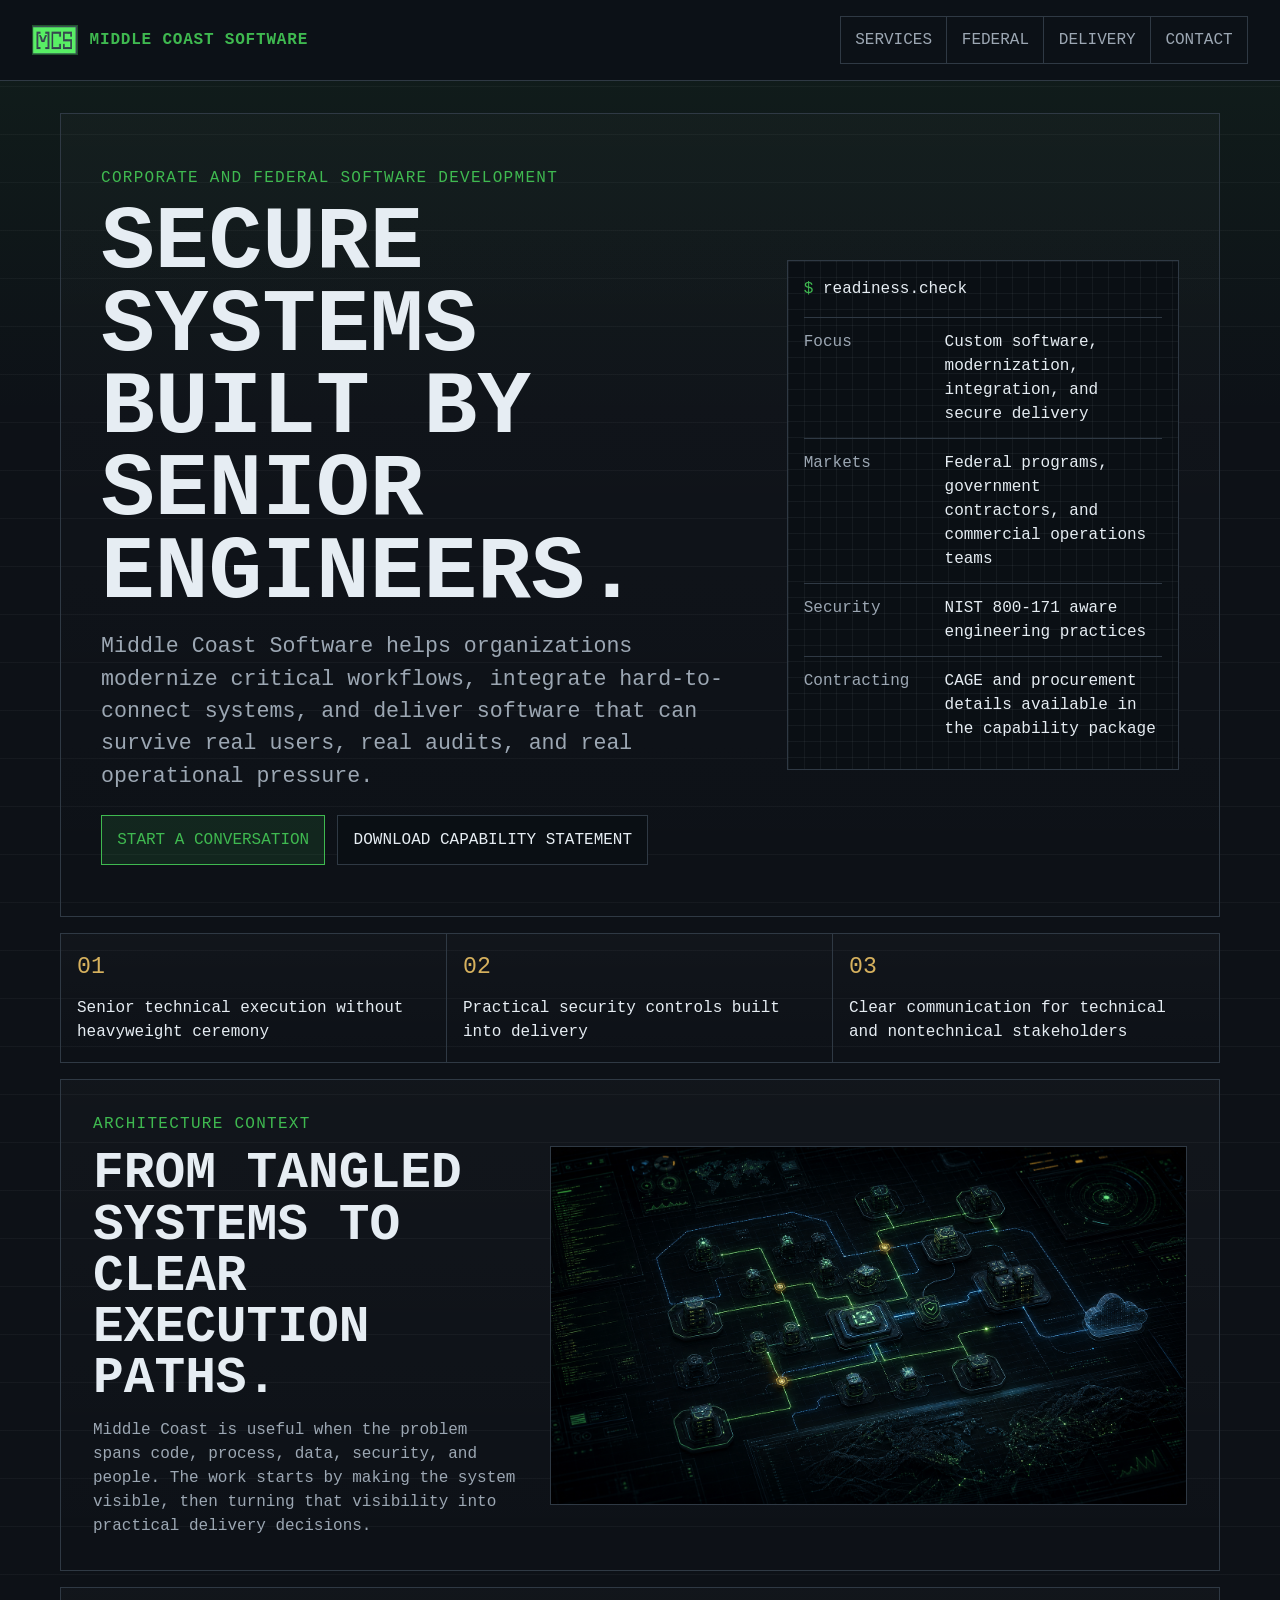
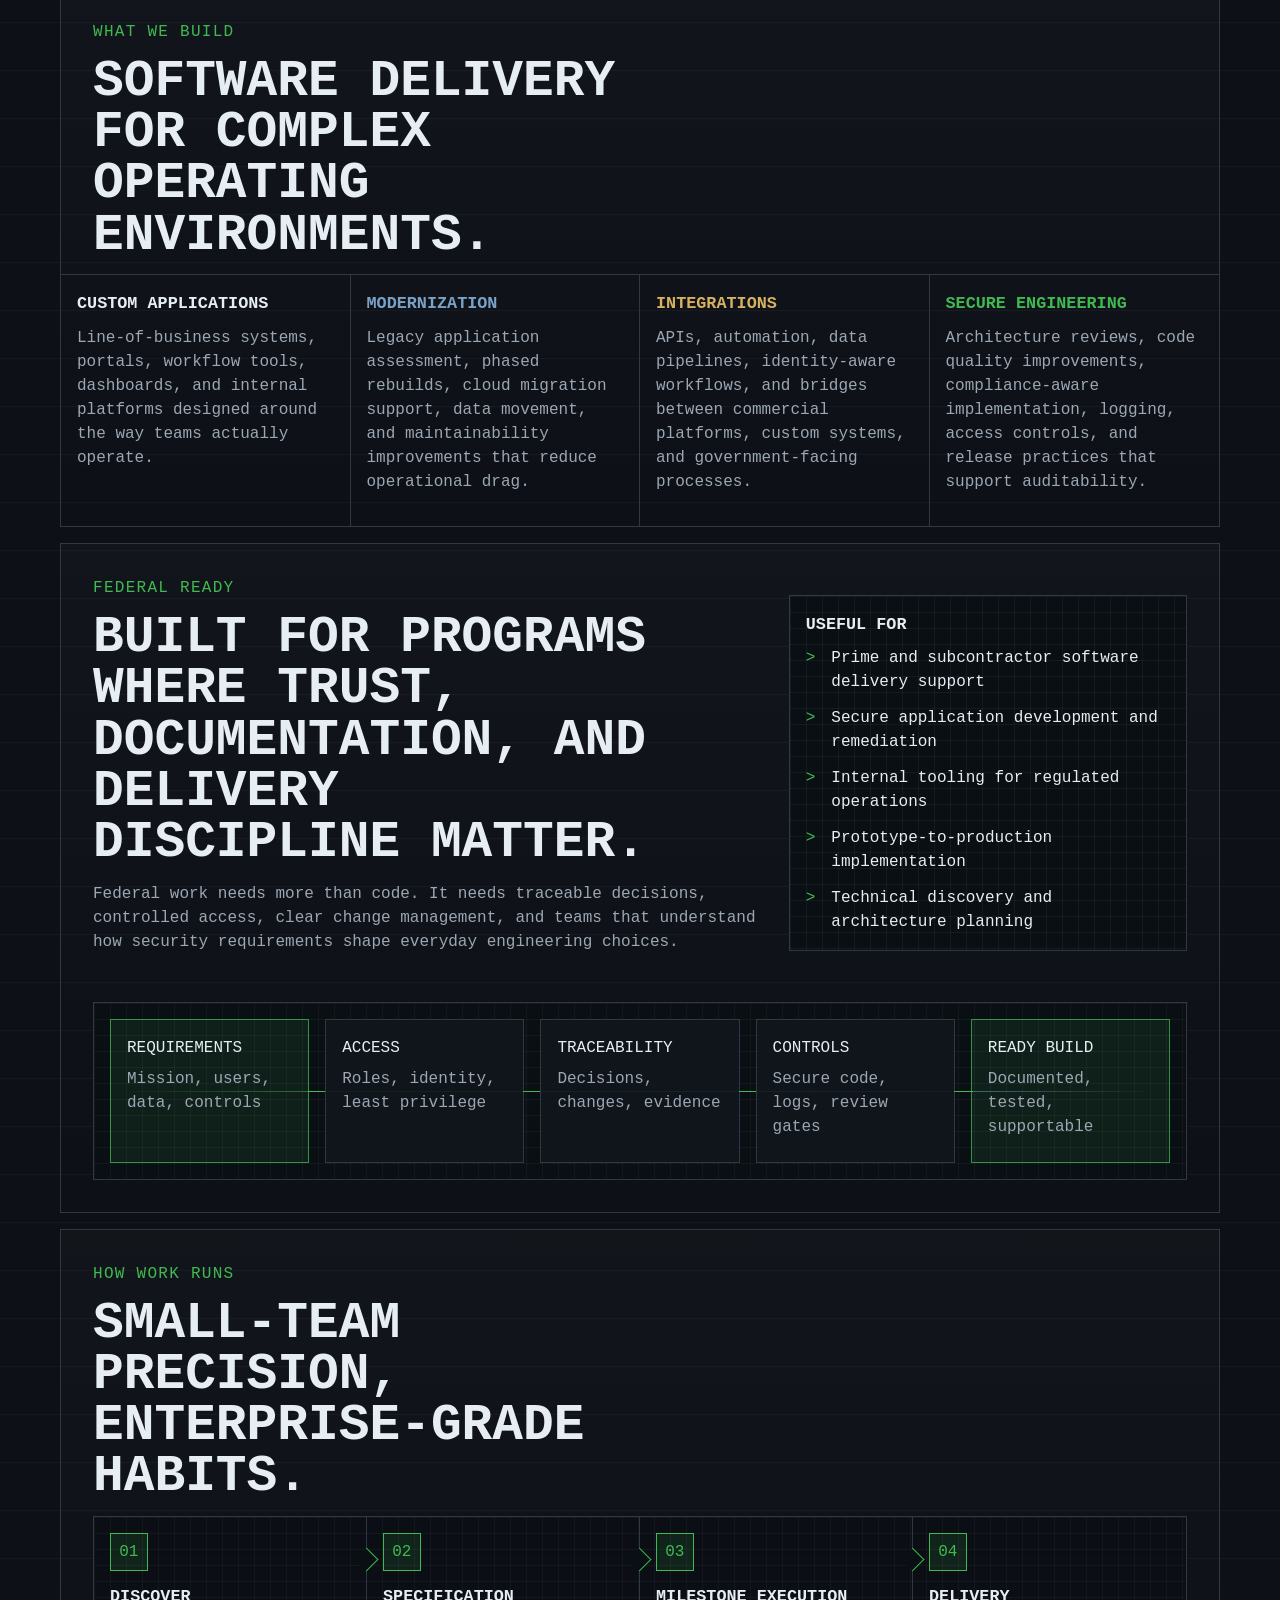
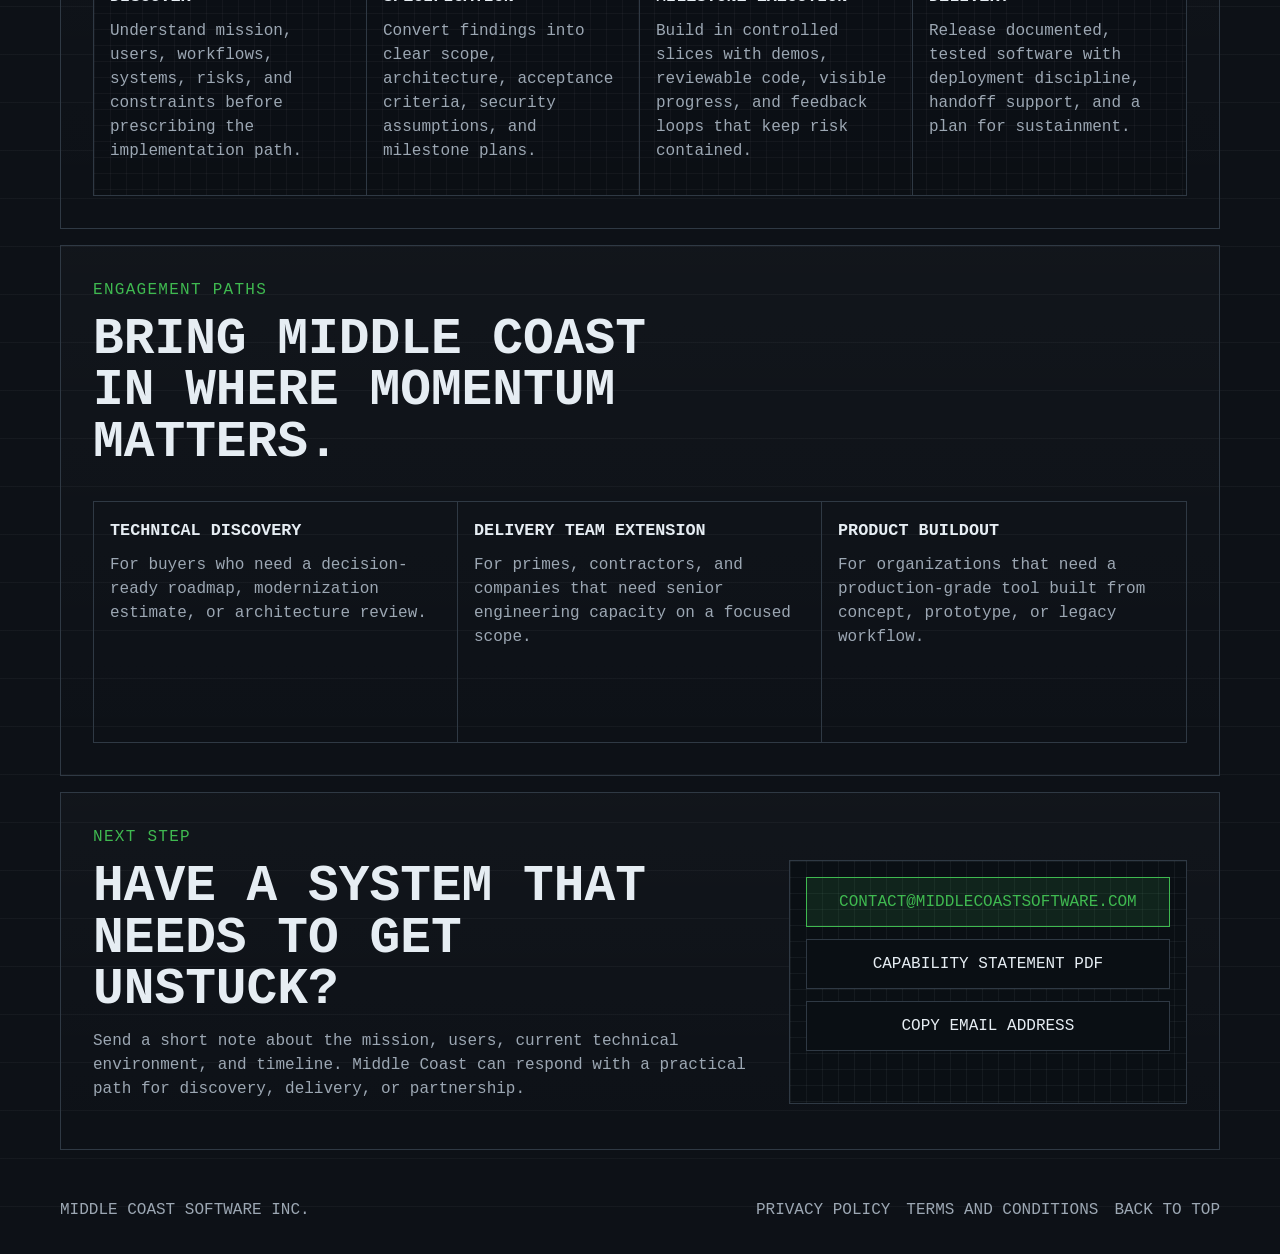
<file: index.html>
<!DOCTYPE html>
<html lang="en">
<head>
  <meta charset="utf-8">
  <meta name="viewport" content="width=device-width, initial-scale=1">
  <title>Middle Coast Software | Corporate and Federal Software Development</title>
  <meta name="description" content="Middle Coast Software builds secure, maintainable software systems for corporate teams, government contractors, and federal programs.">
  <meta property="og:title" content="Middle Coast Software">
  <meta property="og:description" content="Secure software delivery for corporate and federal missions.">
  <meta property="og:type" content="website">
  <link rel="icon" type="image/png" href="icon-small.png">
  <link rel="stylesheet" href="styles.css">
</head>
<body>
  <header class="site-header">
    <a class="brand" href="#top" aria-label="Middle Coast Software home">
      <img src="icon-small.png" alt="" class="brand-icon">
      <span>Middle Coast Software</span>
    </a>
    <button class="nav-toggle" type="button" aria-expanded="false" aria-controls="site-nav">
      <span class="nav-toggle-bars" aria-hidden="true"></span>
      <span class="sr-only">Menu</span>
    </button>
    <nav class="site-nav" id="site-nav" aria-label="Primary navigation">
      <a href="#services">Services</a>
      <a href="#federal">Federal</a>
      <a href="#delivery">Delivery</a>
      <a href="#contact">Contact</a>
    </nav>
  </header>

  <main id="top">
    <section class="hero section-band">
      <div class="hero-grid">
        <div class="hero-copy">
          <p class="eyebrow">Corporate and federal software development</p>
          <h1>Secure systems built by senior engineers.</h1>
          <p class="lead">Middle Coast Software helps organizations modernize critical workflows, integrate hard-to-connect systems, and deliver software that can survive real users, real audits, and real operational pressure.</p>
          <div class="hero-actions">
            <a class="button primary" href="mailto:contact@middlecoastsoftware.com?subject=Software%20development%20engagement">Start a conversation</a>
            <a class="button secondary" href="MCS_Capability_Statement.pdf">Download capability statement</a>
          </div>
        </div>
        <aside class="mission-panel" aria-label="Readiness summary">
          <div class="terminal-line"><span class="prompt">$</span> readiness.check</div>
          <dl class="facts">
            <div>
              <dt>Focus</dt>
              <dd>Custom software, modernization, integration, and secure delivery</dd>
            </div>
            <div>
              <dt>Markets</dt>
              <dd>Federal programs, government contractors, and commercial operations teams</dd>
            </div>
            <div>
              <dt>Security</dt>
              <dd>NIST 800-171 aware engineering practices</dd>
            </div>
            <div>
              <dt>Contracting</dt>
              <dd>CAGE and procurement details available in the capability package</dd>
            </div>
          </dl>
        </aside>
      </div>
    </section>

    <section class="section-band proof-strip" aria-label="Core strengths">
      <div class="proof-item">
        <span class="metric">01</span>
        <span>Senior technical execution without heavyweight ceremony</span>
      </div>
      <div class="proof-item">
        <span class="metric">02</span>
        <span>Practical security controls built into delivery</span>
      </div>
      <div class="proof-item">
        <span class="metric">03</span>
        <span>Clear communication for technical and nontechnical stakeholders</span>
      </div>
    </section>

    <section class="section-band visual-feature">
      <div class="visual-copy">
        <p class="eyebrow">Architecture context</p>
        <h2>From tangled systems to clear execution paths.</h2>
        <p>Middle Coast is useful when the problem spans code, process, data, security, and people. The work starts by making the system visible, then turning that visibility into practical delivery decisions.</p>
      </div>
      <figure class="image-panel">
        <img src="assets/software-architecture-map.png" alt="Abstract software architecture map with connected services, secure paths, and cloud boundaries.">
      </figure>
    </section>

    <section class="section-band" id="services">
      <div class="section-heading">
        <p class="eyebrow">What we build</p>
        <h2>Software delivery for complex operating environments.</h2>
      </div>
      <div class="service-grid">
        <article class="service-card">
          <h3>Custom Applications</h3>
          <p>Line-of-business systems, portals, workflow tools, dashboards, and internal platforms designed around the way teams actually operate.</p>
        </article>
        <article class="service-card">
          <h3>Modernization</h3>
          <p>Legacy application assessment, phased rebuilds, cloud migration support, data movement, and maintainability improvements that reduce operational drag.</p>
        </article>
        <article class="service-card">
          <h3>Integrations</h3>
          <p>APIs, automation, data pipelines, identity-aware workflows, and bridges between commercial platforms, custom systems, and government-facing processes.</p>
        </article>
        <article class="service-card">
          <h3>Secure Engineering</h3>
          <p>Architecture reviews, code quality improvements, compliance-aware implementation, logging, access controls, and release practices that support auditability.</p>
        </article>
      </div>
    </section>

    <section class="section-band split-section" id="federal">
      <div>
        <p class="eyebrow">Federal ready</p>
        <h2>Built for programs where trust, documentation, and delivery discipline matter.</h2>
        <p>Federal work needs more than code. It needs traceable decisions, controlled access, clear change management, and teams that understand how security requirements shape everyday engineering choices.</p>
      </div>
      <div class="check-panel">
        <h3>Useful for</h3>
        <ul class="check-list">
          <li>Prime and subcontractor software delivery support</li>
          <li>Secure application development and remediation</li>
          <li>Internal tooling for regulated operations</li>
          <li>Prototype-to-production implementation</li>
          <li>Technical discovery and architecture planning</li>
        </ul>
      </div>
      <div class="diagram-panel federal-visual" aria-label="Federal readiness workflow diagram">
        <div class="diagram-node source">
          <span class="node-label">Requirements</span>
          <span class="node-detail">Mission, users, data, controls</span>
        </div>
        <div class="diagram-rail" aria-hidden="true"></div>
        <div class="diagram-node">
          <span class="node-label">Access</span>
          <span class="node-detail">Roles, identity, least privilege</span>
        </div>
        <div class="diagram-node">
          <span class="node-label">Traceability</span>
          <span class="node-detail">Decisions, changes, evidence</span>
        </div>
        <div class="diagram-node">
          <span class="node-label">Controls</span>
          <span class="node-detail">Secure code, logs, review gates</span>
        </div>
        <div class="diagram-node target">
          <span class="node-label">Ready Build</span>
          <span class="node-detail">Documented, tested, supportable</span>
        </div>
      </div>
    </section>

    <section class="section-band" id="delivery">
      <div class="section-heading">
        <p class="eyebrow">How work runs</p>
        <h2>Small-team precision, enterprise-grade habits.</h2>
      </div>
      <div class="delivery-pipeline" aria-label="Delivery workflow">
        <article>
          <span class="pipeline-index">01</span>
          <h3>Discover</h3>
          <p>Understand mission, users, workflows, systems, risks, and constraints before prescribing the implementation path.</p>
        </article>
        <article>
          <span class="pipeline-index">02</span>
          <h3>Specification</h3>
          <p>Convert findings into clear scope, architecture, acceptance criteria, security assumptions, and milestone plans.</p>
        </article>
        <article>
          <span class="pipeline-index">03</span>
          <h3>Milestone Execution</h3>
          <p>Build in controlled slices with demos, reviewable code, visible progress, and feedback loops that keep risk contained.</p>
        </article>
        <article>
          <span class="pipeline-index">04</span>
          <h3>Delivery</h3>
          <p>Release documented, tested software with deployment discipline, handoff support, and a plan for sustainment.</p>
        </article>
      </div>
    </section>

    <section class="section-band engagement">
      <div>
        <p class="eyebrow">Engagement paths</p>
        <h2>Bring Middle Coast in where momentum matters.</h2>
      </div>
      <div class="engagement-grid">
        <article>
          <h3>Technical Discovery</h3>
          <p>For buyers who need a decision-ready roadmap, modernization estimate, or architecture review.</p>
        </article>
        <article>
          <h3>Delivery Team Extension</h3>
          <p>For primes, contractors, and companies that need senior engineering capacity on a focused scope.</p>
        </article>
        <article>
          <h3>Product Buildout</h3>
          <p>For organizations that need a production-grade tool built from concept, prototype, or legacy workflow.</p>
        </article>
      </div>
    </section>

    <section class="section-band contact-section" id="contact">
      <div>
        <p class="eyebrow">Next step</p>
        <h2>Have a system that needs to get unstuck?</h2>
        <p>Send a short note about the mission, users, current technical environment, and timeline. Middle Coast can respond with a practical path for discovery, delivery, or partnership.</p>
      </div>
      <div class="contact-panel">
        <a class="button primary wide" href="mailto:contact@middlecoastsoftware.com?subject=Middle%20Coast%20Software%20Inquiry">contact@middlecoastsoftware.com</a>
        <a class="button secondary wide" href="MCS_Capability_Statement.pdf">Capability statement PDF</a>
        <button class="button secondary wide" type="button" data-copy="contact@middlecoastsoftware.com">Copy email address</button>
        <p class="copy-status" aria-live="polite"></p>
      </div>
    </section>
  </main>

  <footer class="site-footer">
    <span>Middle Coast Software Inc.</span>
    <nav class="footer-links" aria-label="Footer navigation">
      <a href="privacy.html">Privacy policy</a>
      <a href="terms.html">Terms and conditions</a>
      <a href="#top">Back to top</a>
    </nav>
  </footer>

  <script src="script.js"></script>
</body>
</html>
</file>
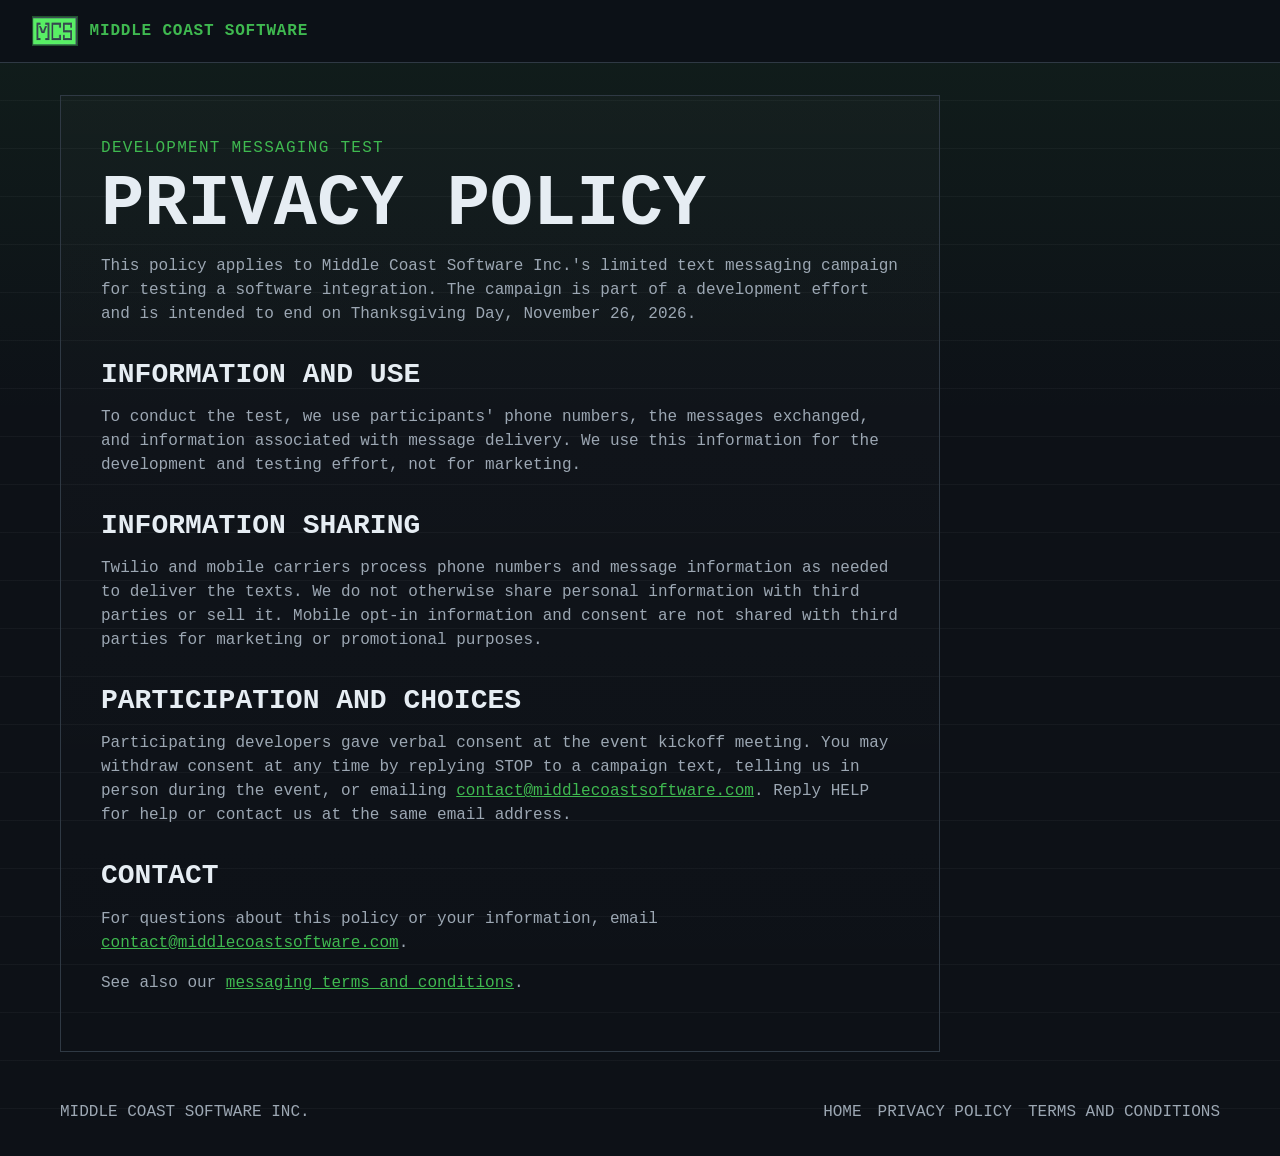
<file: privacy.html>
<!DOCTYPE html>
<html lang="en">
<head>
  <meta charset="utf-8">
  <meta name="viewport" content="width=device-width, initial-scale=1">
  <title>Messaging Privacy Policy | Middle Coast Software</title>
  <meta name="description" content="Privacy policy for the Middle Coast Software development messaging test.">
  <link rel="icon" type="image/png" href="icon-small.png">
  <link rel="stylesheet" href="styles.css">
</head>
<body>
  <header class="site-header">
    <a class="brand" href="index.html" aria-label="Middle Coast Software home">
      <img src="icon-small.png" alt="" class="brand-icon">
      <span>Middle Coast Software</span>
    </a>
  </header>

  <main>
    <article class="section-band policy-content">
      <p class="eyebrow">Development messaging test</p>
      <h1>Privacy policy</h1>
      <p>This policy applies to Middle Coast Software Inc.'s limited text messaging campaign for testing a software integration. The campaign is part of a development effort and is intended to end on Thanksgiving Day, November 26, 2026.</p>

      <h2>Information and use</h2>
      <p>To conduct the test, we use participants' phone numbers, the messages exchanged, and information associated with message delivery. We use this information for the development and testing effort, not for marketing.</p>

      <h2>Information sharing</h2>
      <p>Twilio and mobile carriers process phone numbers and message information as needed to deliver the texts. We do not otherwise share personal information with third parties or sell it. Mobile opt-in information and consent are not shared with third parties for marketing or promotional purposes.</p>

      <h2>Participation and choices</h2>
      <p>Participating developers gave verbal consent at the event kickoff meeting. You may withdraw consent at any time by replying STOP to a campaign text, telling us in person during the event, or emailing <a href="mailto:contact@middlecoastsoftware.com">contact@middlecoastsoftware.com</a>. Reply HELP for help or contact us at the same email address.</p>

      <h2>Contact</h2>
      <p>For questions about this policy or your information, email <a href="mailto:contact@middlecoastsoftware.com">contact@middlecoastsoftware.com</a>.</p>
      <p>See also our <a href="terms.html">messaging terms and conditions</a>.</p>
    </article>
  </main>

  <footer class="site-footer">
    <span>Middle Coast Software Inc.</span>
    <nav class="footer-links" aria-label="Footer navigation">
      <a href="index.html">Home</a>
      <a href="privacy.html" aria-current="page">Privacy policy</a>
      <a href="terms.html">Terms and conditions</a>
    </nav>
  </footer>
</body>
</html>
</file>
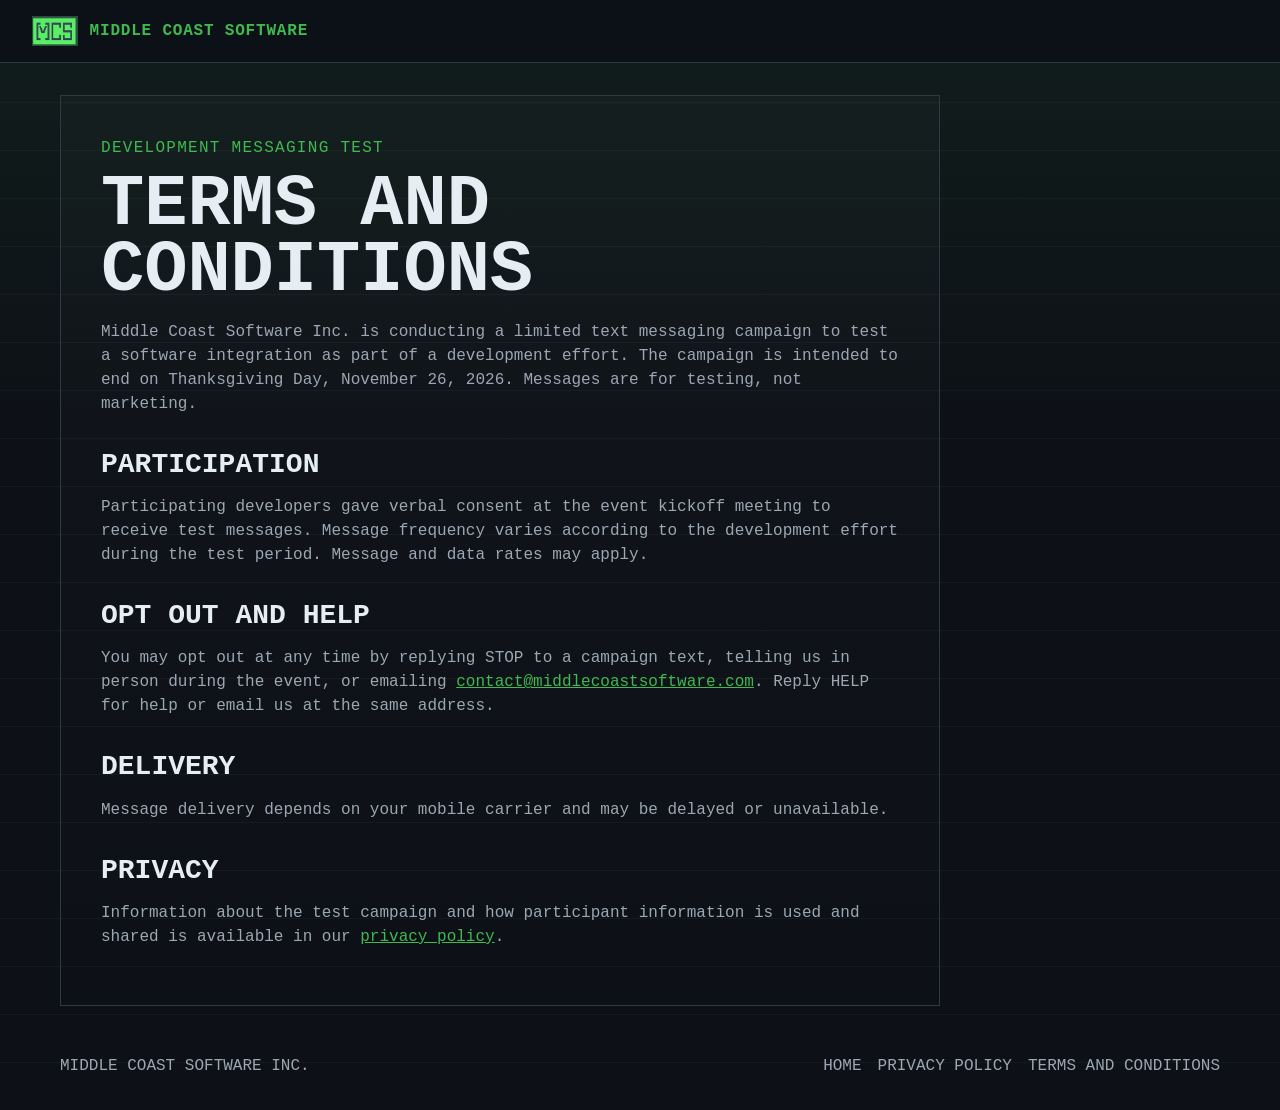
<file: terms.html>
<!DOCTYPE html>
<html lang="en">
<head>
  <meta charset="utf-8">
  <meta name="viewport" content="width=device-width, initial-scale=1">
  <title>Messaging Terms and Conditions | Middle Coast Software</title>
  <meta name="description" content="Terms and conditions for the Middle Coast Software development messaging test.">
  <link rel="icon" type="image/png" href="icon-small.png">
  <link rel="stylesheet" href="styles.css">
</head>
<body>
  <header class="site-header">
    <a class="brand" href="index.html" aria-label="Middle Coast Software home">
      <img src="icon-small.png" alt="" class="brand-icon">
      <span>Middle Coast Software</span>
    </a>
  </header>

  <main>
    <article class="section-band policy-content">
      <p class="eyebrow">Development messaging test</p>
      <h1>Terms and conditions</h1>
      <p>Middle Coast Software Inc. is conducting a limited text messaging campaign to test a software integration as part of a development effort. The campaign is intended to end on Thanksgiving Day, November 26, 2026. Messages are for testing, not marketing.</p>

      <h2>Participation</h2>
      <p>Participating developers gave verbal consent at the event kickoff meeting to receive test messages. Message frequency varies according to the development effort during the test period. Message and data rates may apply.</p>

      <h2>Opt out and help</h2>
      <p>You may opt out at any time by replying STOP to a campaign text, telling us in person during the event, or emailing <a href="mailto:contact@middlecoastsoftware.com">contact@middlecoastsoftware.com</a>. Reply HELP for help or email us at the same address.</p>

      <h2>Delivery</h2>
      <p>Message delivery depends on your mobile carrier and may be delayed or unavailable.</p>

      <h2>Privacy</h2>
      <p>Information about the test campaign and how participant information is used and shared is available in our <a href="privacy.html">privacy policy</a>.</p>
    </article>
  </main>

  <footer class="site-footer">
    <span>Middle Coast Software Inc.</span>
    <nav class="footer-links" aria-label="Footer navigation">
      <a href="index.html">Home</a>
      <a href="privacy.html">Privacy policy</a>
      <a href="terms.html" aria-current="page">Terms and conditions</a>
    </nav>
  </footer>
</body>
</html>
</file>
<file: styles.css>
:root {
  --bg: #0d1117;
  --panel: #11161d;
  --panel-strong: #0a0f14;
  --text: #e6edf3;
  --muted: #9ca7b3;
  --accent: #3fb950;
  --accent-soft: rgba(63, 185, 80, 0.12);
  --border: #2f3944;
  --steel: #7aa2c7;
  --gold: #d6b15e;
  --danger: #e06464;
  --max: 1160px;
}

* {
  box-sizing: border-box;
}

html {
  scroll-behavior: smooth;
}

body {
  margin: 0;
  background:
    linear-gradient(180deg, rgba(63, 185, 80, 0.08), transparent 26rem),
    repeating-linear-gradient(0deg, transparent 0, transparent 2.95rem, rgba(230, 237, 243, 0.04) 2.95rem, rgba(230, 237, 243, 0.04) 3rem),
    var(--bg);
  color: var(--text);
  font-family: Consolas, Monaco, "Courier New", monospace;
  line-height: 1.5;
}

body.nav-open {
  overflow: hidden;
}

a {
  color: inherit;
  text-decoration: none;
}

img {
  max-width: 100%;
  display: block;
}

h1,
h2,
h3,
p {
  margin-top: 0;
}

h1,
h2,
h3 {
  text-transform: uppercase;
}

h1 {
  max-width: 12ch;
  margin-bottom: 1rem;
  font-size: clamp(3rem, 7vw, 6.7rem);
  line-height: 0.92;
}

h2 {
  max-width: 18ch;
  margin-bottom: 0.85rem;
  font-size: clamp(1.9rem, 4vw, 3.4rem);
  line-height: 1;
}

h3 {
  margin-bottom: 0.6rem;
  font-size: 1.05rem;
}

p {
  color: var(--muted);
}

.sr-only {
  position: absolute;
  width: 1px;
  height: 1px;
  padding: 0;
  margin: -1px;
  overflow: hidden;
  clip: rect(0, 0, 0, 0);
  white-space: nowrap;
  border: 0;
}

.site-header {
  position: sticky;
  top: 0;
  z-index: 20;
  display: grid;
  grid-template-columns: 1fr auto;
  align-items: center;
  gap: 1rem;
  padding: 1rem clamp(1rem, 4vw, 2rem);
  border-bottom: 1px solid var(--border);
  background: rgba(13, 17, 23, 0.96);
  backdrop-filter: blur(10px);
}

.brand {
  display: inline-flex;
  align-items: center;
  gap: 0.75rem;
  width: fit-content;
  color: var(--accent);
  font-weight: 700;
  letter-spacing: 0.05em;
  text-transform: uppercase;
}

.brand-icon {
  width: 2.85rem;
  height: 1.85rem;
  flex: 0 0 auto;
  border: 1px solid rgba(63, 185, 80, 0.35);
  background: rgba(63, 185, 80, 0.08);
  object-fit: cover;
}

.site-nav {
  display: flex;
  flex-wrap: wrap;
  border: 1px solid var(--border);
}

.site-nav a {
  min-height: 2.75rem;
  padding: 0.7rem 0.9rem;
  border-right: 1px solid var(--border);
  color: var(--muted);
  text-transform: uppercase;
}

.site-nav a:last-child {
  border-right: 0;
}

.site-nav a:hover,
.site-nav a:focus-visible,
.eyebrow,
.prompt {
  color: var(--accent);
}

.nav-toggle {
  display: none;
  width: 2.8rem;
  height: 2.8rem;
  border: 1px solid var(--border);
  background: var(--panel-strong);
  color: var(--text);
}

.nav-toggle-bars,
.nav-toggle-bars::before,
.nav-toggle-bars::after {
  display: block;
  width: 1.2rem;
  height: 2px;
  margin: 0 auto;
  background: currentColor;
  content: "";
}

.nav-toggle-bars::before {
  transform: translateY(-0.45rem);
}

.nav-toggle-bars::after {
  transform: translateY(0.35rem);
}

main {
  width: min(var(--max), calc(100% - 2rem));
  margin: 0 auto;
  padding: 1rem 0 3rem;
}

.section-band {
  margin-top: 1rem;
  border: 1px solid var(--border);
  background: linear-gradient(180deg, rgba(255, 255, 255, 0.018), rgba(255, 255, 255, 0));
}

.hero {
  min-height: calc(100vh - 6rem);
  display: grid;
  align-items: center;
  padding: clamp(1.25rem, 4vw, 2.5rem);
}

.hero-grid,
.split-section,
.contact-section {
  display: grid;
  grid-template-columns: minmax(0, 1.25fr) minmax(20rem, 0.75fr);
  gap: clamp(1rem, 4vw, 2rem);
  align-items: center;
}

.lead {
  max-width: 47rem;
  font-size: clamp(1.05rem, 2vw, 1.35rem);
}

.eyebrow {
  margin-bottom: 0.75rem;
  letter-spacing: 0.08em;
  text-transform: uppercase;
}

.hero-actions,
.contact-panel {
  display: flex;
  flex-wrap: wrap;
  gap: 0.75rem;
  margin-top: 1.4rem;
}

.button {
  display: inline-flex;
  align-items: center;
  justify-content: center;
  min-height: 2.9rem;
  padding: 0.75rem 0.95rem;
  border: 1px solid var(--border);
  color: var(--text);
  font: inherit;
  text-align: center;
  text-transform: uppercase;
  cursor: pointer;
}

.button.primary {
  border-color: var(--accent);
  background: var(--accent-soft);
  color: var(--accent);
}

.button.secondary {
  background: var(--panel-strong);
}

.button:hover,
.button:focus-visible {
  border-color: var(--text);
  color: var(--text);
}

.button.wide {
  width: 100%;
}

.mission-panel,
.check-panel,
.contact-panel {
  border: 1px solid var(--border);
  background:
    linear-gradient(90deg, rgba(230, 237, 243, 0.05) 1px, transparent 1px),
    linear-gradient(rgba(230, 237, 243, 0.05) 1px, transparent 1px),
    var(--panel-strong);
  background-size: 1rem 1rem;
  padding: 1rem;
}

.terminal-line {
  margin-bottom: 1rem;
  color: var(--text);
}

.facts {
  margin: 0;
}

.facts div {
  display: grid;
  grid-template-columns: 8rem minmax(0, 1fr);
  gap: 0.8rem;
  padding: 0.75rem 0;
  border-top: 1px solid var(--border);
}

.facts dt {
  color: var(--muted);
}

.facts dd {
  margin: 0;
}

.proof-strip {
  display: grid;
  grid-template-columns: repeat(3, minmax(0, 1fr));
}

.proof-item {
  display: grid;
  gap: 0.55rem;
  min-height: 8rem;
  padding: 1rem;
  border-right: 1px solid var(--border);
}

.proof-item:last-child {
  border-right: 0;
}

.visual-feature {
  display: grid;
  grid-template-columns: minmax(0, 0.8fr) minmax(0, 1.2fr);
  gap: clamp(1rem, 4vw, 2rem);
  align-items: center;
  padding: clamp(1.25rem, 4vw, 2rem);
}

.visual-copy p:last-child {
  margin-bottom: 0;
}

.image-panel {
  margin: 0;
  overflow: hidden;
  border: 1px solid var(--border);
  background: var(--panel-strong);
}

.image-panel img {
  width: 100%;
  aspect-ratio: 16 / 9;
  object-fit: cover;
}

.metric {
  color: var(--gold);
  font-size: 1.45rem;
}

.section-heading {
  padding: clamp(1.25rem, 4vw, 2rem) clamp(1.25rem, 4vw, 2rem) 0;
}

.delivery-pipeline {
  display: grid;
  grid-template-columns: repeat(4, minmax(0, 1fr));
  margin: 0 clamp(1.25rem, 4vw, 2rem) clamp(1.25rem, 4vw, 2rem);
  border: 1px solid var(--border);
  background:
    linear-gradient(90deg, rgba(230, 237, 243, 0.04) 1px, transparent 1px),
    linear-gradient(rgba(230, 237, 243, 0.04) 1px, transparent 1px),
    rgba(10, 15, 20, 0.72);
  background-size: 1rem 1rem;
}

.delivery-pipeline article {
  position: relative;
  min-height: 16rem;
  padding: 1rem;
  border-right: 1px solid var(--border);
}

.delivery-pipeline article::after {
  position: absolute;
  top: 2.1rem;
  right: -0.55rem;
  z-index: 1;
  width: 1rem;
  height: 1rem;
  border-top: 1px solid var(--accent);
  border-right: 1px solid var(--accent);
  background: var(--panel-strong);
  transform: rotate(45deg);
  content: "";
}

.delivery-pipeline article:last-child {
  border-right: 0;
}

.delivery-pipeline article:last-child::after {
  display: none;
}

.pipeline-index {
  display: inline-grid;
  place-items: center;
  width: 2.35rem;
  height: 2.35rem;
  margin-bottom: 0.85rem;
  border: 1px solid var(--accent);
  background: var(--accent-soft);
  color: var(--accent);
}

.service-grid,
.engagement-grid {
  display: grid;
  grid-template-columns: repeat(4, minmax(0, 1fr));
  border-top: 1px solid var(--border);
}

.service-card,
.engagement-grid article {
  min-height: 15rem;
  padding: 1rem;
  border-right: 1px solid var(--border);
}

.service-card:last-child,
.engagement-grid article:last-child {
  border-right: 0;
}

.service-card:nth-child(2) h3 {
  color: var(--steel);
}

.service-card:nth-child(3) h3 {
  color: var(--gold);
}

.service-card:nth-child(4) h3 {
  color: var(--accent);
}

.split-section,
.contact-section,
.engagement {
  padding: clamp(1.25rem, 4vw, 2rem);
}

.diagram-panel {
  position: relative;
  overflow: hidden;
  border: 1px solid var(--border);
  background:
    linear-gradient(90deg, rgba(230, 237, 243, 0.045) 1px, transparent 1px),
    linear-gradient(rgba(230, 237, 243, 0.045) 1px, transparent 1px),
    rgba(10, 15, 20, 0.84);
  background-size: 1rem 1rem;
}

.federal-visual {
  grid-column: 1 / -1;
  display: grid;
  grid-template-columns: repeat(5, minmax(0, 1fr));
  gap: 1rem;
  align-items: stretch;
  padding: 1rem;
}

.diagram-node {
  position: relative;
  z-index: 1;
  display: grid;
  align-content: start;
  gap: 0.45rem;
  min-height: 9rem;
  padding: 1rem;
  border: 1px solid var(--border);
  background: rgba(17, 22, 29, 0.92);
}

.diagram-node::after {
  position: absolute;
  top: 50%;
  right: -1.2rem;
  width: 1.2rem;
  height: 1px;
  background: var(--accent);
  content: "";
}

.diagram-node:last-child::after {
  display: none;
}

.diagram-node.source,
.diagram-node.target {
  border-color: rgba(63, 185, 80, 0.75);
  background: rgba(63, 185, 80, 0.1);
}

.node-label {
  color: var(--text);
  text-transform: uppercase;
}

.node-detail {
  color: var(--muted);
}

.diagram-rail {
  position: absolute;
  inset: 50% 2rem auto;
  height: 1px;
  background: linear-gradient(90deg, transparent, var(--accent), var(--steel), transparent);
}

.check-list {
  display: grid;
  gap: 0.75rem;
  padding: 0;
  margin: 0;
  list-style: none;
}

.check-list li {
  position: relative;
  padding-left: 1.6rem;
  color: var(--text);
}

.check-list li::before {
  position: absolute;
  left: 0;
  color: var(--accent);
  content: ">";
}

.engagement {
  display: grid;
  gap: 1.25rem;
}

.engagement-grid {
  grid-template-columns: repeat(3, minmax(0, 1fr));
  border: 1px solid var(--border);
}

.copy-status {
  width: 100%;
  min-height: 1.5rem;
  margin: 0;
  color: var(--accent);
}

.policy-content {
  max-width: 55rem;
  padding: clamp(1.25rem, 4vw, 2.5rem);
}

.policy-content h1 {
  max-width: none;
  font-size: clamp(2.4rem, 6vw, 4.5rem);
}

.policy-content h2 {
  max-width: none;
  margin-top: 2rem;
  font-size: clamp(1.3rem, 3vw, 1.75rem);
  line-height: 1.2;
}

.policy-content a {
  color: var(--accent);
  overflow-wrap: anywhere;
  text-decoration: underline;
}

.site-footer {
  display: flex;
  justify-content: space-between;
  gap: 1rem;
  width: min(var(--max), calc(100% - 2rem));
  margin: 0 auto;
  padding: 0 0 2rem;
  color: var(--muted);
  text-transform: uppercase;
}

.footer-links {
  display: flex;
  flex-wrap: wrap;
  gap: 1rem;
}

.site-footer a:hover,
.site-footer a:focus-visible {
  color: var(--accent);
}

@media (max-width: 900px) {
  h1 {
    max-width: 13ch;
  }

  .hero {
    min-height: auto;
  }

  .hero-grid,
  .visual-feature,
  .split-section,
  .contact-section,
  .proof-strip,
  .service-grid,
  .delivery-pipeline,
  .engagement-grid {
    grid-template-columns: 1fr;
  }

  .proof-item,
  .service-card,
  .delivery-pipeline article,
  .engagement-grid article {
    min-height: auto;
    border-right: 0;
    border-bottom: 1px solid var(--border);
  }

  .proof-item:last-child,
  .service-card:last-child,
  .delivery-pipeline article:last-child,
  .engagement-grid article:last-child {
    border-bottom: 0;
  }

  .delivery-pipeline article::after {
    top: auto;
    right: calc(50% - 0.5rem);
    bottom: -0.55rem;
    transform: rotate(135deg);
  }

  .federal-visual {
    grid-template-columns: 1fr;
  }

  .diagram-node::after {
    top: auto;
    right: calc(50% - 0.5rem);
    bottom: -1.05rem;
    width: 1rem;
    height: 1rem;
    border-top: 1px solid var(--accent);
    border-right: 1px solid var(--accent);
    background: var(--panel-strong);
    transform: rotate(135deg);
  }

  .diagram-rail {
    inset: 2rem auto 2rem 50%;
    width: 1px;
    height: auto;
    background: linear-gradient(180deg, transparent, var(--accent), var(--steel), transparent);
  }
}

@media (max-width: 720px) {
  .site-header {
    grid-template-columns: 1fr auto;
  }

  .brand span {
    max-width: 13rem;
  }

  .nav-toggle {
    display: block;
  }

  .site-nav {
    display: none;
    grid-column: 1 / -1;
  }

  body.nav-open .site-nav {
    display: grid;
  }

  .site-nav a {
    border-right: 0;
    border-bottom: 1px solid var(--border);
  }

  .site-nav a:last-child {
    border-bottom: 0;
  }

  .facts div {
    grid-template-columns: 1fr;
    gap: 0.2rem;
  }

  .hero-actions,
  .contact-panel {
    display: grid;
  }

  .site-footer {
    display: grid;
  }
}

@media (prefers-reduced-motion: reduce) {
  html {
    scroll-behavior: auto;
  }
}
</file>
